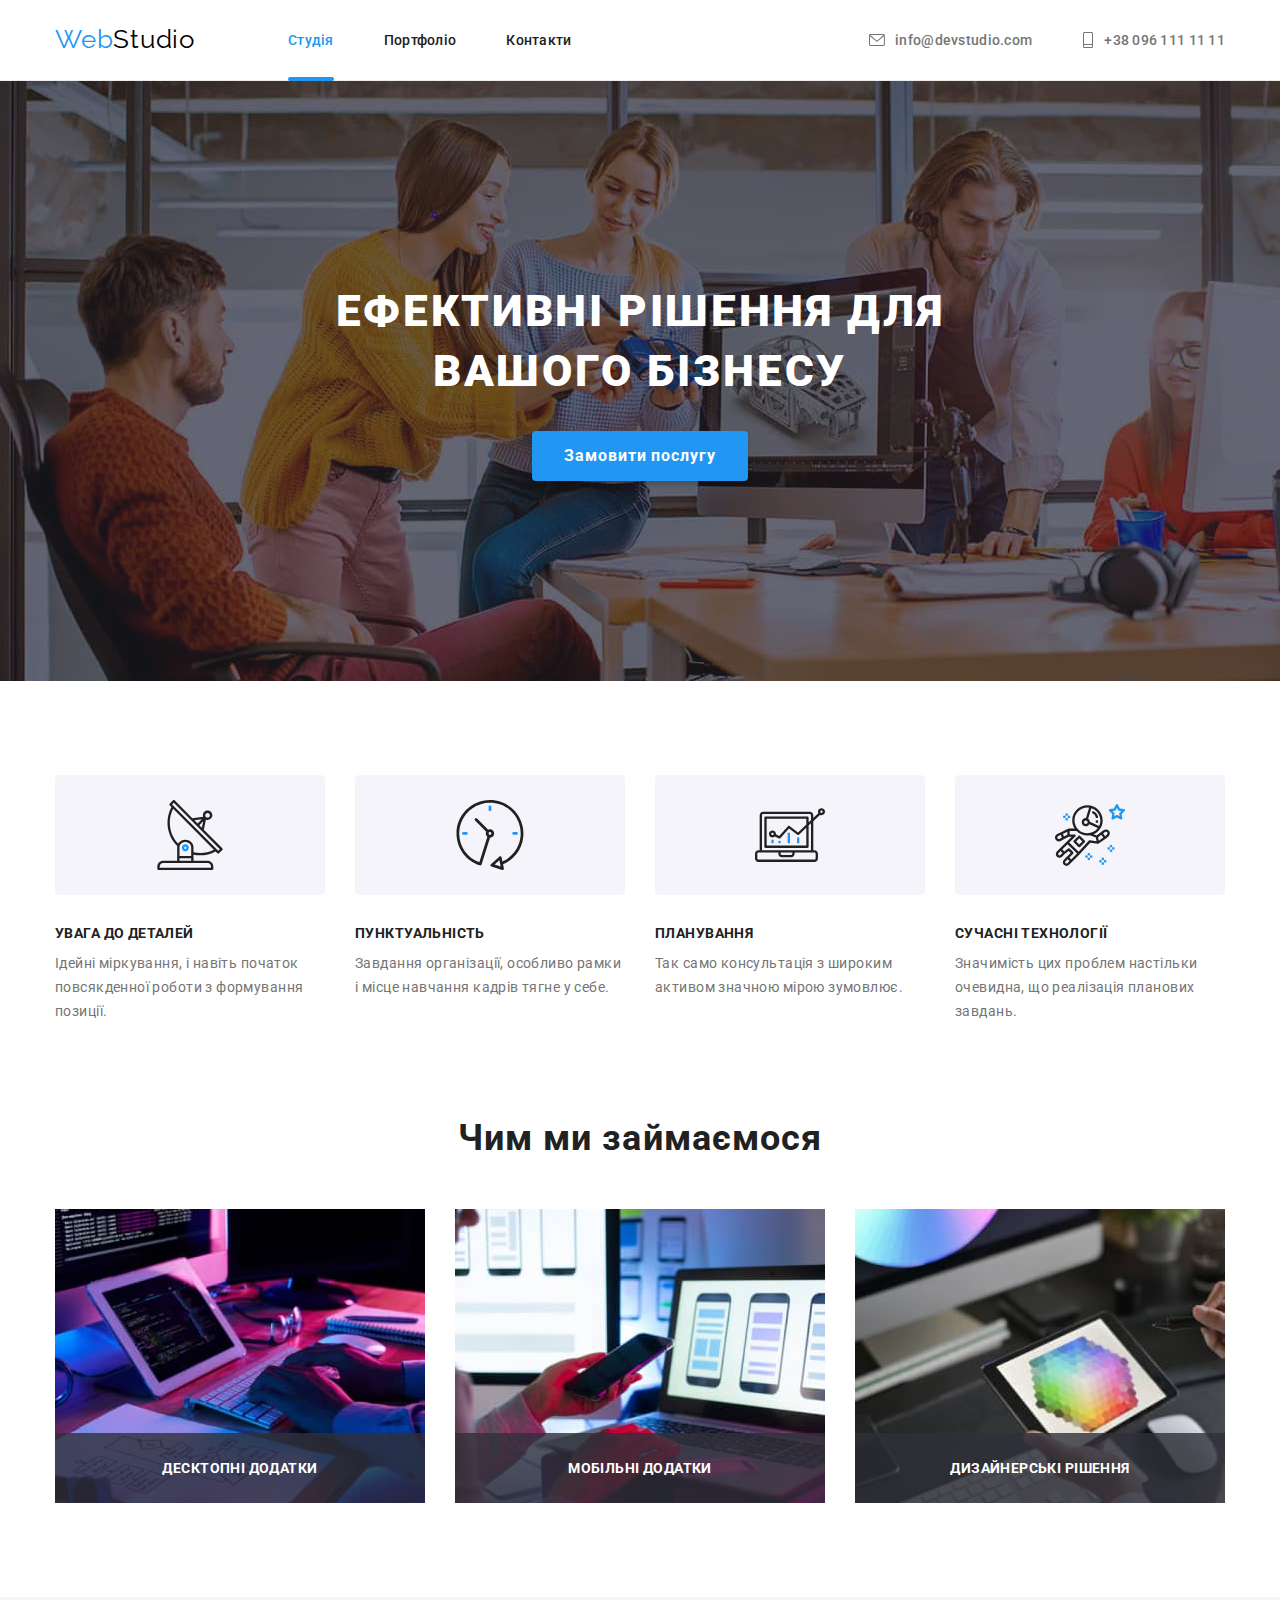
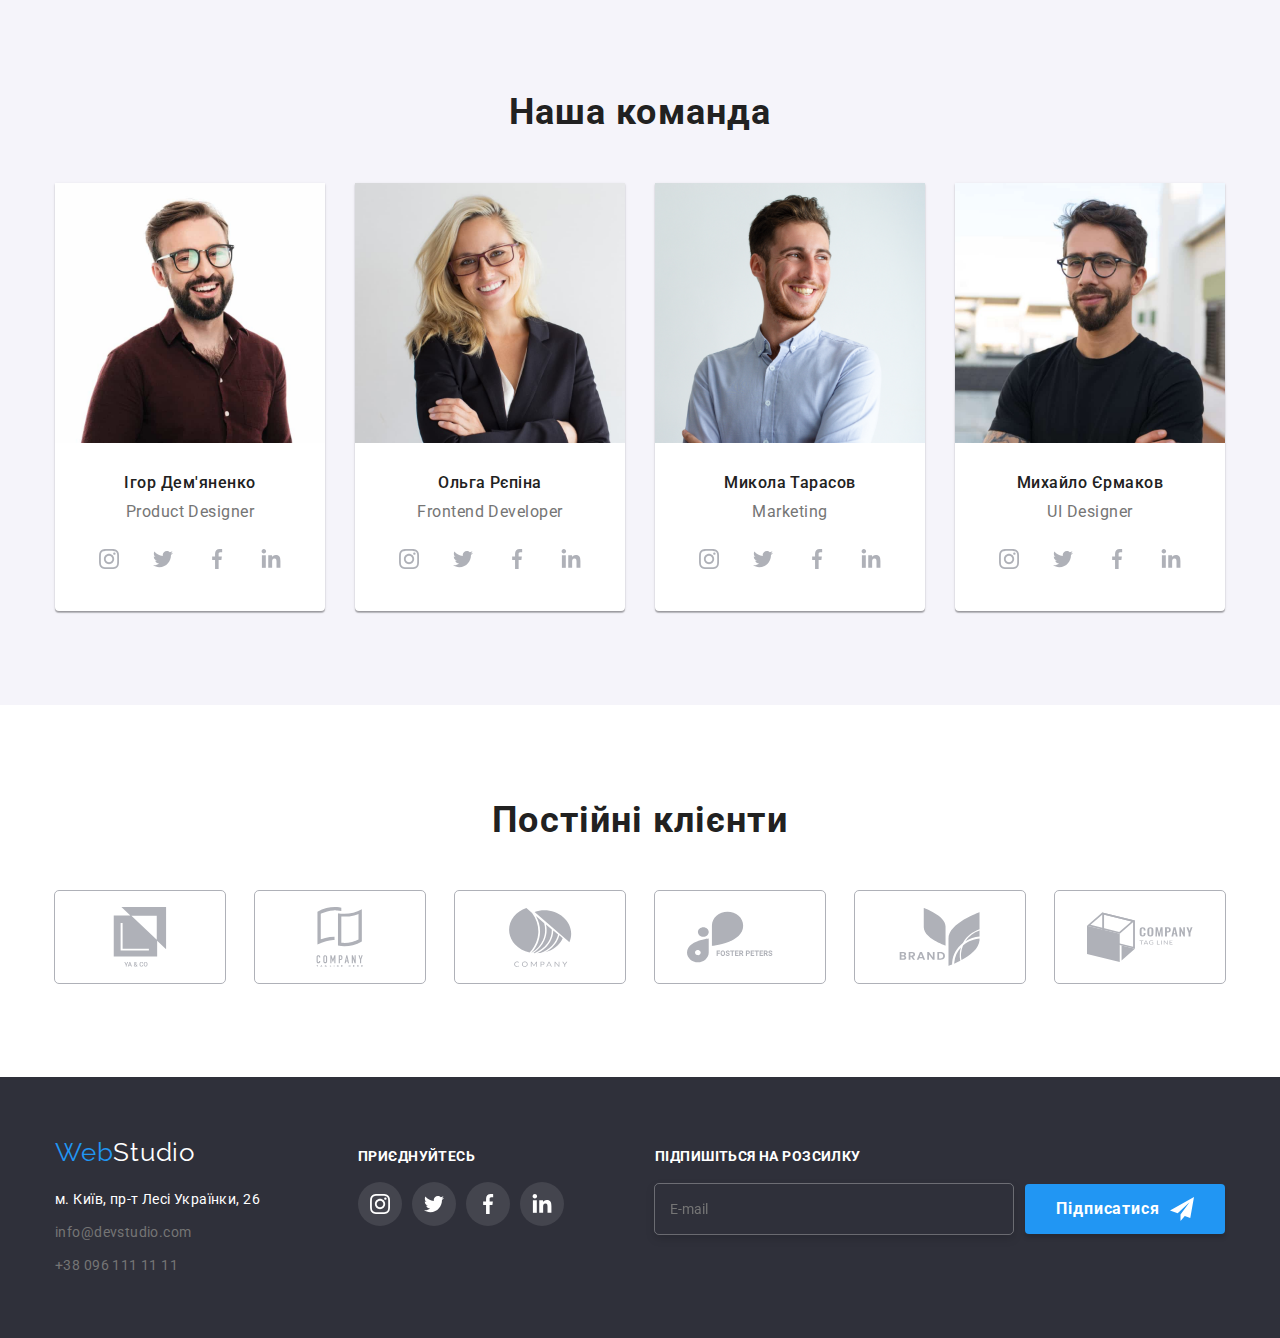
<file: index.html>
<!DOCTYPE html>
<html lang="uk">
  <head>
    <meta charset="UTF-8" />
    <meta http-equiv="X-UA-Compatible" content="IE=edge" />
    <meta name="viewport" content="width=device-width, initial-scale=1.0" />
    <link
      rel="stylesheet"
      href="https://cdnjs.cloudflare.com/ajax/libs/modern-normalize/1.1.0/modern-normalize.min.css"
    />
    <link rel="preconnect" href="https://fonts.googleapis.com" />
    <link rel="preconnect" href="https://fonts.gstatic.com" crossorigin />
    <link
      href="https://fonts.googleapis.com/css2?family=Open+Sans:wght@400;600;700&family=Raleway:wght@700&family=Roboto:wght@400;500;700;900&display=swap"
      rel="stylesheet"
    />
    <link rel="stylesheet" href="./css/style.css" />
    <title>WebStudio</title>
  </head>
  <body>
    <header>
      <div class="container nav-wrap">
        <nav class="site-nav">
          <a class="logo time-animation" href="/index.html"><span>Web</span>Studio</a>
          <ul class="site-nav">
            <li class="site-nav-li">
              <a class="site-nav-link time-animation current" href="">Студія</a>
            </li>
            <li class="site-nav-li">
              <a class="site-nav-link time-animation" href="./portfolio.html">Портфоліо</a>
            </li>
            <li class="site-nav-li">
              <a class="site-nav-link time-animation" href="#">Контакти</a>
            </li>
          </ul>
        </nav>

        <ul class="cotnact-nav site-nav">
          <li class="site-nav-li">
            <a class="cotnact-nav-link time-animation" href="mailto:info@devstudio.com">
              <svg class="cotnact-nav-svg">
                <use href="./images/symbol-defs.svg#icon-envelope"></use>
              </svg>
              info@devstudio.com
            </a>
          </li>
          <li class="site-nav-li">
            <a class="cotnact-nav-link time-animation" href="tel:+380961111111">
              <svg class="cotnact-nav-svg phone">
                <use href="./images/symbol-defs.svg#icon-Vector"></use>
              </svg>
              +38 096 111 11 11
            </a>
          </li>
        </ul>
      </div>
    </header>
    <main>
      <section class="section hero">
        <div class="container">
          <h1 class="section-title-hero">Ефективні рішення для вашого бізнесу</h1>
          <button data-modal-open class="hero-button time-animation" type="button">
            Замовити послугу
          </button>
        </div>
        <div class="backdrop is-hidden time-animation" data-modal>
          <div class="modal">
            <button data-modal-close class="close-modal time-animation">
              <svg class="modal-svg-close">
                <use href="./images/symbol-defs.svg#icon-close"></use>
              </svg>
            </button>
            <div class="form-wrap">
              <p>Залиште свої дані, ми вам передзвонимо</p>
              <form name="contact-form" autocomplete="on">
                <label class="modal-label" for="uzer_name">Ім'я</label>
                <div class="form-fild">
                  <input
                    class="input-modal time-animation"
                    required
                    name="uzerName"
                    id="uzer_name"
                    type="text"
                  />
                  <svg class="form-icons time-animation">
                    <use href="./images/symbol-defs.svg#icon-person-form"></use>
                  </svg>
                </div>
                <label class="modal-label" for="uzer_tel">Телефон</label>
                <div class="form-fild">
                  <input
                    required
                    class="input-modal time-animation"
                    name="uzerTel"
                    id="uzer_tel"
                    type="tel"
                  />
                  <svg class="form-icons time-animation">
                    <use href="./images/symbol-defs.svg#icon-phone-form"></use>
                  </svg>
                </div>
                <label class="modal-label" for="uzer_email">Пошта</label>
                <div class="form-fild">
                  <input
                    readonly
                    class="input-modal time-animation"
                    name="uzerEmail"
                    id="uzer_email"
                    type="email"
                  />
                  <svg class="form-icons time-animation">
                    <use href="./images/symbol-defs.svg#icon-email-form"></use>
                  </svg>
                </div>
                <label class="modal-label" for="uzer_comment">Коментар</label>
                <textarea
                  class="input-modal lable-area time-animation"
                  placeholder="Введіть текст"
                  name="uzerComment"
                  id="uzer_comment"
                  resize="none"
                  rows="10"
                ></textarea>

                <label class="modal-label modal-agreement time-animation" for=""
                  ><input
                    required
                    type="checkbox"
                    name="agreement"
                    id="uzer_agreement"
                    value="yes"
                  />Погоджуюся з розсилкою та приймаю <a href="">Умови договору</a>
                </label>

                <button class="hero-button send-button time-animation" type="submit">
                  Відправити
                </button>
              </form>
            </div>
          </div>
        </div>
      </section>
      <section class="section">
        <div class="container">
          <h2 class="visually-hidden">Наші переваги</h2>
          <ul class="benefits">
            <li>
              <div class="benefits-div">
                <svg class="benefits-svg">
                  <use href="./images/symbol-defs.svg#icon-antenna"></use>
                </svg>
              </div>
              <h3 class="benefits-title">увага до деталей</h3>
              <p class="benefits-post">
                Ідейні міркування, і навіть початок повсякденної роботи з формування позиції.
              </p>
            </li>
            <li>
              <div class="benefits-div">
                <svg class="benefits-svg">
                  <use href="./images/symbol-defs.svg#icon-clock"></use>
                </svg>
              </div>
              <h3 class="benefits-title">пунктуальність</h3>
              <p class="benefits-post">
                Завдання організації, особливо рамки і місце навчання кадрів тягне у себе.
              </p>
            </li>
            <li>
              <div class="benefits-div">
                <svg class="benefits-svg">
                  <use href="./images/symbol-defs.svg#icon-diagram"></use>
                </svg>
              </div>
              <h3 class="benefits-title">планування</h3>
              <p class="benefits-post">
                Так само консультація з широким активом значною мірою зумовлює.
              </p>
            </li>
            <li>
              <div class="benefits-div">
                <svg class="benefits-svg">
                  <use href="./images/symbol-defs.svg#icon-astronaut"></use>
                </svg>
              </div>
              <h3 class="benefits-title">сучасні технології</h3>
              <p class="benefits-post">
                Значимість цих проблем настільки очевидна, що реалізація планових завдань.
              </p>
            </li>
          </ul>
        </div>
      </section>
      <section class="section section-work">
        <div class="container">
          <h2 class="section-work-title">Чим ми займаємося</h2>
          <ul class="works-list">
            <li class="works-list-li">
              <img width="370" src="./images/product1.jpg" alt="людина працюе за компьютером" />
              <p class="worls-list-li-p">Десктопні додатки</p>
            </li>
            <li class="works-list-li">
              <img width="370" src="./images/product2.jpg" alt="людина працюе за ноутбуком" />
              <p class="worls-list-li-p">Мобільні додатки</p>
            </li>
            <li class="works-list-li">
              <img width="370" src="./images/product3.jpg" alt="людина тримае планшет" />
              <p class="worls-list-li-p">Дизайнерські рішення</p>
            </li>
          </ul>
        </div>
      </section>
      <section class="section section-our-team">
        <div class="container">
          <h2 class="section-title-team">Наша команда</h2>
          <ul class="team">
            <li class="team-list-li">
              <img src="./images/team2.jpg" alt="Чоловік в окулярах та сорочці" width="270" />
              <div class="team-wrap">
                <h3 class="team-title">Ігор Дем'яненко</h3>
                <p class="team-p" lang="en">Product Designer</p>
                <ul class="wrap-team-svg">
                  <li class="li-team-svg">
                    <a href="" class="time-animation">
                      <svg class="team-svg">
                        <use href="./images/symbol-defs.svg#icon-instagram"></use>
                      </svg>
                    </a>
                  </li>
                  <li class="li-team-svg">
                    <a href="" class="time-animation">
                      <svg class="team-svg">
                        <use href="./images/symbol-defs.svg#icon-twitter"></use>
                      </svg>
                    </a>
                  </li>
                  <li class="li-team-svg">
                    <a href="" class="time-animation">
                      <svg class="team-svg">
                        <use href="./images/symbol-defs.svg#icon-facebook"></use>
                      </svg>
                    </a>
                  </li>
                  <li class="li-team-svg">
                    <a href="" class="time-animation">
                      <svg class="team-svg">
                        <use href="./images/symbol-defs.svg#icon-linkedin"></use>
                      </svg>
                    </a>
                  </li>
                </ul>
              </div>
            </li>
            <li class="team-list-li">
              <img src="./images/team1.jpg" alt="жінка в окулярах та костюмі" width="270" />
              <div class="team-wrap">
                <h3 class="team-title">Ольга Рєпіна</h3>
                <p class="team-p" lang="en">Frontend Developer</p>
                <ul class="wrap-team-svg">
                  <li class="li-team-svg">
                    <a href="" class="time-animation">
                      <svg class="team-svg">
                        <use href="./images/symbol-defs.svg#icon-instagram"></use>
                      </svg>
                    </a>
                  </li>
                  <li class="li-team-svg">
                    <a href="" class="time-animation">
                      <svg class="team-svg">
                        <use href="./images/symbol-defs.svg#icon-twitter"></use>
                      </svg>
                    </a>
                  </li>
                  <li class="li-team-svg">
                    <a href="" class="time-animation">
                      <svg class="team-svg">
                        <use href="./images/symbol-defs.svg#icon-facebook"></use>
                      </svg>
                    </a>
                  </li>
                  <li class="li-team-svg">
                    <a href="" class="time-animation">
                      <svg class="team-svg">
                        <use href="./images/symbol-defs.svg#icon-linkedin"></use>
                      </svg>
                    </a>
                  </li>
                </ul>
              </div>
            </li>
            <li class="team-list-li">
              <img src="./images/team3.jpg" alt="чоловік в сорочці" width="270" />
              <div class="team-wrap">
                <h3 class="team-title">Микола Тарасов</h3>
                <p class="team-p" lang="en">Marketing</p>
                <ul class="wrap-team-svg">
                  <li class="li-team-svg">
                    <a href="" class="time-animation">
                      <svg class="team-svg">
                        <use href="./images/symbol-defs.svg#icon-instagram"></use>
                      </svg>
                    </a>
                  </li>
                  <li class="li-team-svg">
                    <a href="" class="time-animation">
                      <svg class="team-svg">
                        <use href="./images/symbol-defs.svg#icon-twitter"></use>
                      </svg>
                    </a>
                  </li>
                  <li class="li-team-svg">
                    <a href="" class="time-animation">
                      <svg class="team-svg">
                        <use href="./images/symbol-defs.svg#icon-facebook"></use>
                      </svg>
                    </a>
                  </li>
                  <li class="li-team-svg">
                    <a href="" class="time-animation">
                      <svg class="team-svg">
                        <use href="./images/symbol-defs.svg#icon-linkedin"></use>
                      </svg>
                    </a>
                  </li>
                </ul>
              </div>
            </li>
            <li class="team-list-li">
              <img src="./images/team4.jpg" alt=" чоловік в футболці" width="270" />
              <div class="team-wrap">
                <h3 class="team-title">Михайло Єрмаков</h3>
                <p class="team-p" lang="en">UI Designer</p>
                <ul class="wrap-team-svg">
                  <li class="li-team-svg">
                    <a href="" class="time-animation">
                      <svg class="team-svg">
                        <use href="./images/symbol-defs.svg#icon-instagram"></use>
                      </svg>
                    </a>
                  </li>
                  <li class="li-team-svg">
                    <a href="" class="time-animation">
                      <svg class="team-svg">
                        <use href="./images/symbol-defs.svg#icon-twitter"></use>
                      </svg>
                    </a>
                  </li>
                  <li class="li-team-svg">
                    <a href="" class="time-animation">
                      <svg class="team-svg">
                        <use href="./images/symbol-defs.svg#icon-facebook"></use>
                      </svg>
                    </a>
                  </li>
                  <li class="li-team-svg">
                    <a href="" class="time-animation">
                      <svg class="team-svg">
                        <use href="./images/symbol-defs.svg#icon-linkedin"></use>
                      </svg>
                    </a>
                  </li>
                </ul>
              </div>
            </li>
          </ul>
        </div>
      </section>
      <section class="section section-reg-customers">
        <div class="container">
          <h2 class="customers-title section-title-team">Постійні клієнти</h2>
          <ul class="customers-ul">
            <li class="customers-li">
              <a href="" class="time-animation">
                <svg class="customers-svg">
                  <use href="./images/symbol-defs.svg#icon-brend-1"></use>
                </svg>
              </a>
            </li>
            <li class="customers-li">
              <a href="" class="time-animation">
                <svg class="customers-svg">
                  <use href="./images/symbol-defs.svg#icon-brend-2"></use>
                </svg>
              </a>
            </li>
            <li class="customers-li">
              <a href="" class="time-animation">
                <svg class="customers-svg">
                  <use href="./images/symbol-defs.svg#icon-brend-3"></use>
                </svg>
              </a>
            </li>
            <li class="customers-li">
              <a href="" class="time-animation">
                <svg class="customers-svg">
                  <use href="./images/symbol-defs.svg#icon-brend-4"></use>
                </svg>
              </a>
            </li>
            <li class="customers-li">
              <a href="" class="time-animation">
                <svg class="customers-svg">
                  <use href="./images/symbol-defs.svg#icon-brend-5"></use>
                </svg>
              </a>
            </li>
            <li class="customers-li">
              <a href="" class="time-animation">
                <svg class="customers-svg">
                  <use href="./images/symbol-defs.svg#icon-brend-6"></use>
                </svg>
              </a>
            </li>
          </ul>
        </div>
      </section>
    </main>
    <footer class="footer">
      <div class="container footer-flex-div">
        <div class="wrap-address-footer">
          <a class="logo footer-logo time-animation" href="./index.html"><span>Web</span>Studio</a>
          <address>
            <ul class="address">
              <li class="address-list">
                <a
                  class="address-link time-animation"
                  href="https://goo.gl/maps/CPtrU1FHBa2aNyZL9"
                  target="_blank"
                  rel="noopener noreferrer nofollow"
                  >м. Київ, пр-т Лесі Українки, 26</a
                >
              </li>
              <li class="address-list">
                <a class="address-link time-animation" href="mailto:info@devstudio.com"
                  >info@devstudio.com</a
                >
              </li>
              <li class="address-list">
                <a class="address-link time-animation" href="tel:+380961111111"
                  >+38 096 111 11 11</a
                >
              </li>
            </ul>
          </address>
        </div>
        <div class="wrap-footer-svg">
          <p>приєднуйтесь</p>
          <ul class="footer-social">
            <li class="footer-social-li">
              <a href="" class="time-animation">
                <svg class="footer-social-svg">
                  <use href="./images/symbol-defs.svg#icon-instagram"></use>
                </svg>
              </a>
            </li>
            <li class="footer-social-li">
              <a href="" class="time-animation">
                <svg class="footer-social-svg">
                  <use href="./images/symbol-defs.svg#icon-twitter"></use>
                </svg>
              </a>
            </li>
            <li class="footer-social-li">
              <a href="" class="time-animation">
                <svg class="footer-social-svg">
                  <use href="./images/symbol-defs.svg#icon-facebook"></use>
                </svg>
              </a>
            </li>
            <li class="footer-social-li">
              <a href="" class="time-animation">
                <svg class="footer-social-svg">
                  <use href="./images/symbol-defs.svg#icon-linkedin"></use>
                </svg>
              </a>
            </li>
          </ul>
        </div>
        <div class="wrap-mailing">
          <p class="mailing-p">Підпишіться на розсилку</p>
          <form>
            <input class="mailing-input time-animation" placeholder="E-mail" type="email" />
            <button class="hero-button button-mailing time-animation" type="button">
              Підписатися
              <svg class="svg-maling">
                <use href="./images/symbol-defs.svg#icon-icon-send"></use>
              </svg>
            </button>
          </form>
        </div>
      </div>
    </footer>
    <script src="./js/modal.js"></script>
  </body>
</html>
</file>
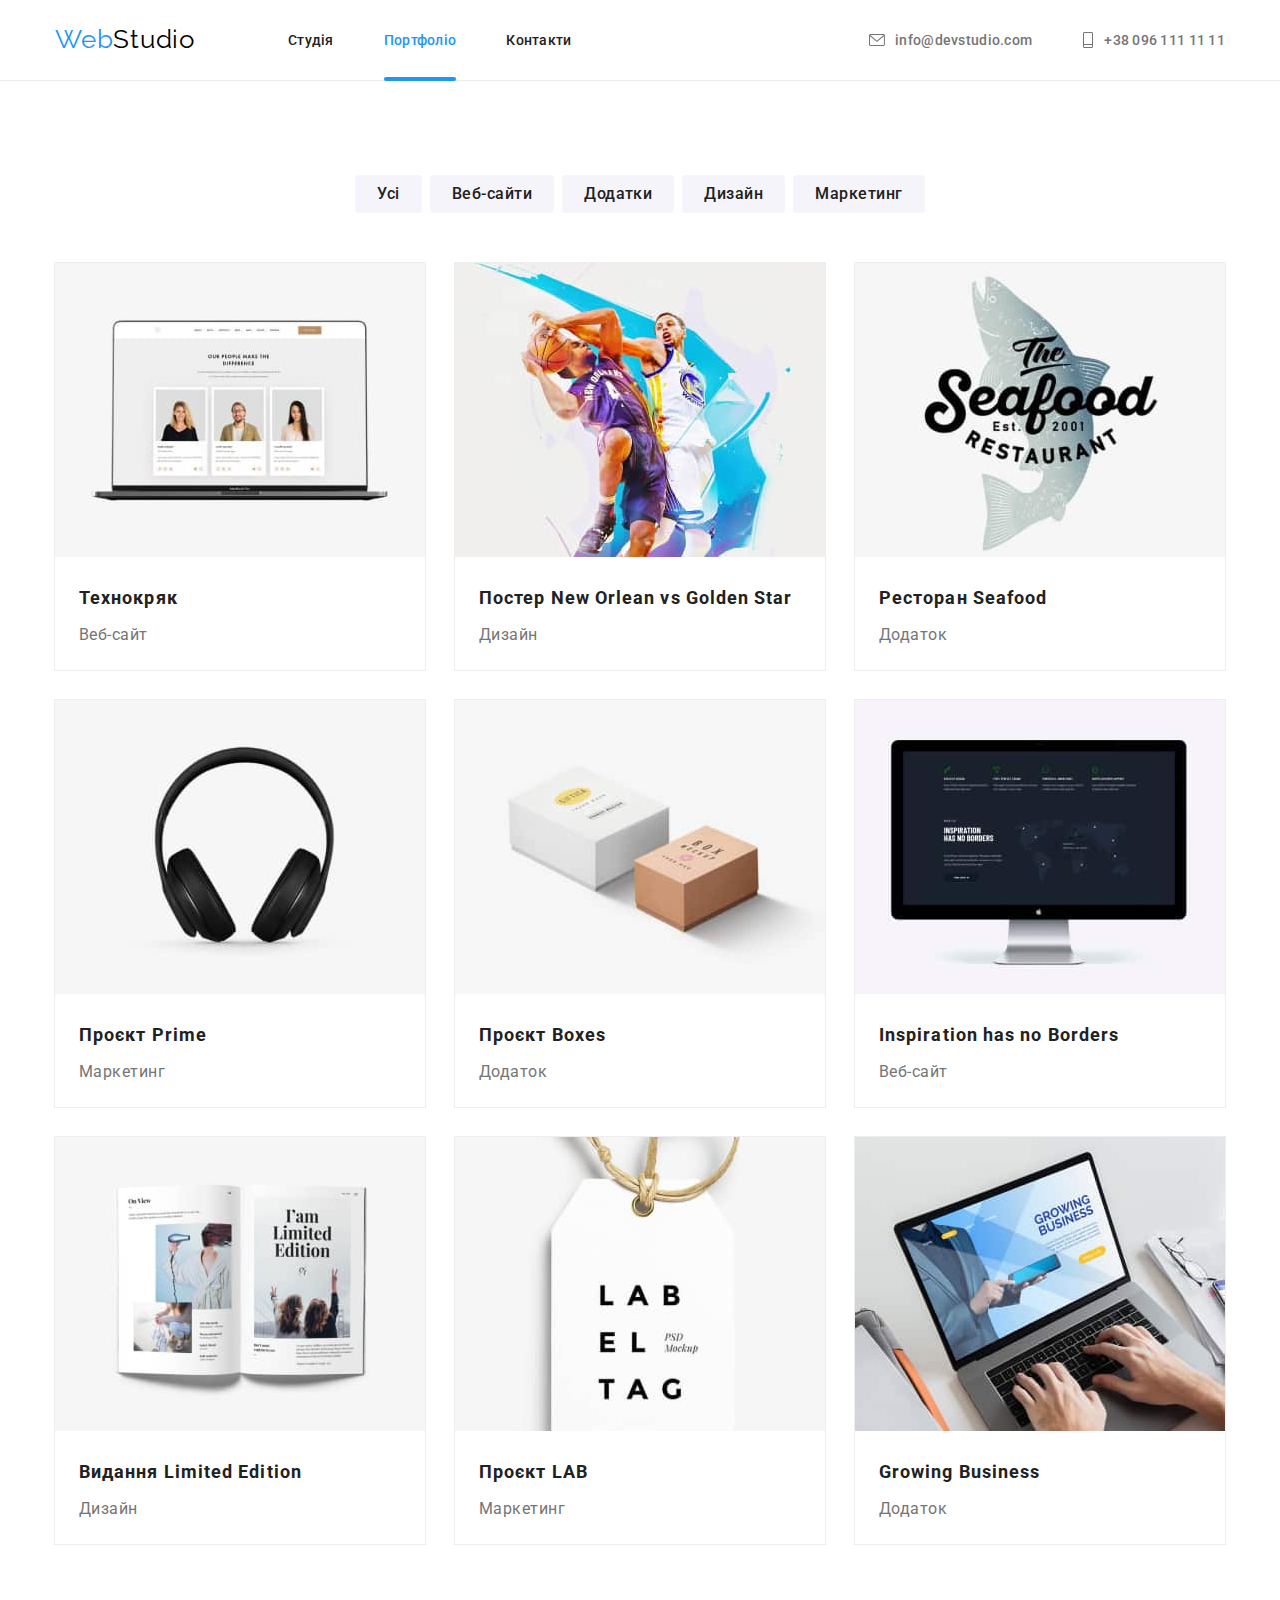
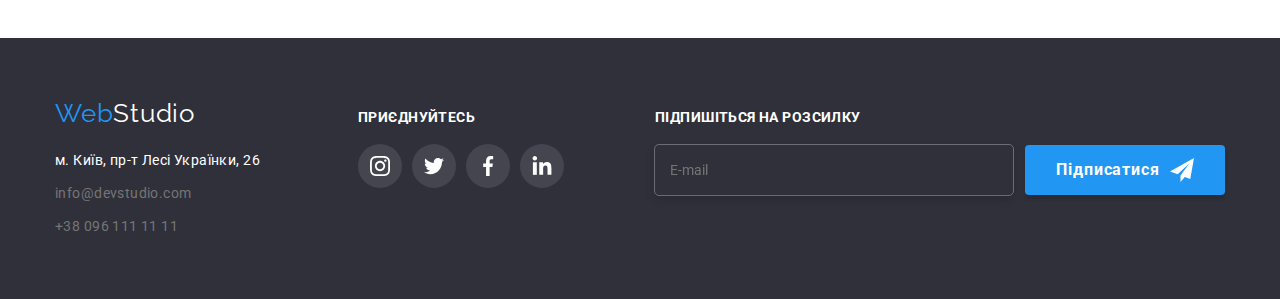
<file: portfolio.html>
<!DOCTYPE html>
<html lang="uk">
  <head>
    <meta charset="UTF-8" />
    <meta http-equiv="X-UA-Compatible" content="IE=edge" />
    <meta name="viewport" content="width=device-width, initial-scale=1.0" />
    <link
      rel="stylesheet"
      href="https://cdnjs.cloudflare.com/ajax/libs/modern-normalize/1.1.0/modern-normalize.min.css"
    />
    <link rel="preconnect" href="https://fonts.googleapis.com" />
    <link rel="preconnect" href="https://fonts.gstatic.com" crossorigin />
    <link
      href="https://fonts.googleapis.com/css2?family=Open+Sans:wght@400;600;700&family=Raleway:wght@700&family=Roboto:wght@400;500;700;900&display=swap"
      rel="stylesheet"
    />
    <link rel="stylesheet" href="./css/style.css" />
    <title>WebStudio</title>
  </head>
  <body>
    <header>
      <div class="container nav-wrap">
        <nav class="site-nav">
          <a class="logo time-animation" href="/index.html"><span>Web</span>Studio</a>
          <ul class="site-nav">
            <li class="site-nav-li">
              <a class="site-nav-link time-animation" href="index.html">Студія</a>
            </li>
            <li class="site-nav-li">
              <a class="site-nav-link time-animation current" href="">Портфоліо</a>
            </li>
            <li class="site-nav-li">
              <a class="site-nav-link time-animation" href="#">Контакти</a>
            </li>
          </ul>
        </nav>

        <ul class="cotnact-nav site-nav">
          <li class="site-nav-li">
            <a class="cotnact-nav-link time-animation" href="mailto:info@devstudio.com">
              <svg class="cotnact-nav-svg">
                <use href="./images/symbol-defs.svg#icon-envelope"></use>
              </svg>
              info@devstudio.com
            </a>
          </li>
          <li class="site-nav-li">
            <a class="cotnact-nav-link time-animation" href="tel:+380961111111">
              <svg class="cotnact-nav-svg phone">
                <use href="./images/symbol-defs.svg#icon-Vector"></use>
              </svg>
              +38 096 111 11 11
            </a>
          </li>
        </ul>
      </div>
    </header>
    <main>
      <section class="section portfolio-section">
        <div class="container">
          <h1 class="visually-hidden">portfolio</h1>
          <ul class="portfolio-button">
            <li>
              <button class="portfolio-button-list time-animation" type="button">Усі</button>
            </li>
            <li>
              <button class="portfolio-button-list time-animation" type="button">Веб-сайти</button>
            </li>
            <li>
              <button class="portfolio-button-list time-animation" type="button">Додатки</button>
            </li>
            <li>
              <button class="portfolio-button-list time-animation" type="button">Дизайн</button>
            </li>
            <li>
              <button class="portfolio-button-list time-animation" type="button">Маркетинг</button>
            </li>
          </ul>
          <ul class="portfolio-card">
            <li>
              <a class="portfolio-card-link time-animation" href="">
                <div class="img-wrap-hidden">
                  <img width="370" src="./images/portfolio-1.jpg" alt="приклда роботи" />
                </div>
                <p class="portfolio-card-link-p-hidden time-animation">
                  Ресурс пропонує комплексні пропозиції з різним рівнем функціоналу та сервісів. Все
                  це дозволить відвідувачу отримати вичерпні відомості про компанію чи приватну
                  особу.
                </p>
                <div class="portfolio-card-wrap">
                  <h2 class="portfolio-card-h2">Технокряк</h2>
                  <p class="portfolio-card-p">Веб-сайт</p>
                </div>
              </a>
            </li>
            <li>
              <a class="portfolio-card-link time-animation" href="">
                <img width="370" src="./images/portfolio-2.jpg" alt="приклда роботи" />
                <p class="portfolio-card-link-p-hidden time-animation">
                  Ресурс пропонує комплексні пропозиції з різним рівнем функціоналу та сервісів. Все
                  це дозволить відвідувачу отримати вичерпні відомості про компанію чи приватну
                  особу.
                </p>
                <div class="portfolio-card-wrap">
                  <h2 class="portfolio-card-h2">Постер New Orlean vs Golden Star</h2>
                  <p class="portfolio-card-p">Дизайн</p>
                </div>
              </a>
            </li>
            <li>
              <a class="portfolio-card-link time-animation" href="">
                <img width="370" src="./images/portfolio-3.jpg" alt="приклда роботи" />
                <p class="portfolio-card-link-p-hidden time-animation">
                  Ресурс пропонує комплексні пропозиції з різним рівнем функціоналу та сервісів. Все
                  це дозволить відвідувачу отримати вичерпні відомості про компанію чи приватну
                  особу.
                </p>
                <div class="portfolio-card-wrap">
                  <h2 class="portfolio-card-h2">Ресторан Seafood</h2>
                  <p class="portfolio-card-p">Додаток</p>
                </div>
              </a>
            </li>
            <li>
              <a class="portfolio-card-link time-animation" href="">
                <img width="370" src="./images/portfolio-4.jpg" alt="приклда роботи" />
                <p class="portfolio-card-link-p-hidden time-animation">
                  Ресурс пропонує комплексні пропозиції з різним рівнем функціоналу та сервісів. Все
                  це дозволить відвідувачу отримати вичерпні відомості про компанію чи приватну
                  особу.
                </p>
                <div class="portfolio-card-wrap">
                  <h2 class="portfolio-card-h2">Проєкт Prime</h2>
                  <p class="portfolio-card-p">Маркетинг</p>
                </div>
              </a>
            </li>
            <li>
              <a class="portfolio-card-link time-animation" href="">
                <img width="370" src="./images/portfolio-5.jpg" alt="приклда роботи" />
                <p class="portfolio-card-link-p-hidden time-animation">
                  Ресурс пропонує комплексні пропозиції з різним рівнем функціоналу та сервісів. Все
                  це дозволить відвідувачу отримати вичерпні відомості про компанію чи приватну
                  особу.
                </p>
                <div class="portfolio-card-wrap">
                  <h2 class="portfolio-card-h2">Проєкт Boxes</h2>
                  <p class="portfolio-card-p">Додаток</p>
                </div>
              </a>
            </li>
            <li>
              <a class="portfolio-card-link time-animation" href="">
                <img width="370" src="./images/portfolio-6.jpg" alt="приклда роботи" />
                <p class="portfolio-card-link-p-hidden time-animation">
                  Ресурс пропонує комплексні пропозиції з різним рівнем функціоналу та сервісів. Все
                  це дозволить відвідувачу отримати вичерпні відомості про компанію чи приватну
                  особу.
                </p>
                <div class="portfolio-card-wrap">
                  <h2 class="portfolio-card-h2">Inspiration has no Borders</h2>
                  <p class="portfolio-card-p">Веб-сайт</p>
                </div>
              </a>
            </li>
            <li>
              <a class="portfolio-card-link time-animation" href="">
                <img width="370" src="./images/portfolio-7.jpg" alt="приклда роботи" />
                <p class="portfolio-card-link-p-hidden time-animation">
                  Ресурс пропонує комплексні пропозиції з різним рівнем функціоналу та сервісів. Все
                  це дозволить відвідувачу отримати вичерпні відомості про компанію чи приватну
                  особу.
                </p>
                <div class="portfolio-card-wrap">
                  <h2 class="portfolio-card-h2">Видання Limited Edition</h2>
                  <p class="portfolio-card-p">Дизайн</p>
                </div>
              </a>
            </li>
            <li>
              <a class="portfolio-card-link time-animation" href="">
                <img width="370" src="./images/portfolio-8.jpg" alt="приклда роботи" />
                <p class="portfolio-card-link-p-hidden time-animation">
                  Ресурс пропонує комплексні пропозиції з різним рівнем функціоналу та сервісів. Все
                  це дозволить відвідувачу отримати вичерпні відомості про компанію чи приватну
                  особу.
                </p>
                <div class="portfolio-card-wrap">
                  <h2 class="portfolio-card-h2">Проєкт LAB</h2>
                  <p class="portfolio-card-p">Маркетинг</p>
                </div>
              </a>
            </li>
            <li>
              <a class="portfolio-card-link time-animation" href="">
                <img width="370" src="./images/portfolio-9.jpg" alt="приклда роботи" />
                <p class="portfolio-card-link-p-hidden time-animation">
                  Ресурс пропонує комплексні пропозиції з різним рівнем функціоналу та сервісів. Все
                  це дозволить відвідувачу отримати вичерпні відомості про компанію чи приватну
                  особу.
                </p>
                <div class="portfolio-card-wrap">
                  <h2 class="portfolio-card-h2">Growing Business</h2>
                  <p class="portfolio-card-p">Додаток</p>
                </div>
              </a>
            </li>
          </ul>
        </div>
      </section>
    </main>
    <footer class="footer">
      <div class="container footer-flex-div">
        <div class="wrap-address-footer">
          <a class="logo footer-logo time-animation" href="./index.html"><span>Web</span>Studio</a>
          <address>
            <ul class="address">
              <li class="address-list">
                <a
                  class="address-link time-animation"
                  href="https://goo.gl/maps/CPtrU1FHBa2aNyZL9"
                  target="_blank"
                  rel="noopener noreferrer nofollow"
                  >м. Київ, пр-т Лесі Українки, 26</a
                >
              </li>
              <li class="address-list">
                <a class="address-link time-animation" href="mailto:info@devstudio.com"
                  >info@devstudio.com</a
                >
              </li>
              <li class="address-list">
                <a class="address-link time-animation" href="tel:+380961111111"
                  >+38 096 111 11 11</a
                >
              </li>
            </ul>
          </address>
        </div>
        <div class="wrap-footer-svg">
          <p>приєднуйтесь</p>
          <ul class="footer-social">
            <li class="footer-social-li">
              <a href="" class="time-animation">
                <svg class="footer-social-svg">
                  <use href="./images/symbol-defs.svg#icon-instagram"></use>
                </svg>
              </a>
            </li>
            <li class="footer-social-li">
              <a href="" class="time-animation">
                <svg class="footer-social-svg">
                  <use href="./images/symbol-defs.svg#icon-twitter"></use>
                </svg>
              </a>
            </li>
            <li class="footer-social-li">
              <a href="" class="time-animation">
                <svg class="footer-social-svg">
                  <use href="./images/symbol-defs.svg#icon-facebook"></use>
                </svg>
              </a>
            </li>
            <li class="footer-social-li">
              <a href="" class="time-animation">
                <svg class="footer-social-svg">
                  <use href="./images/symbol-defs.svg#icon-linkedin"></use>
                </svg>
              </a>
            </li>
          </ul>
        </div>
        <div class="wrap-mailing">
          <p class="mailing-p">Підпишіться на розсилку</p>
          <form>
            <input class="mailing-input" placeholder="E-mail" type="email" />
            <button class="hero-button button-mailing" type="button">
              Підписатися
              <svg class="svg-maling">
                <use href="./images/symbol-defs.svg#icon-icon-send"></use>
              </svg>
            </button>
          </form>
        </div>
      </div>
    </footer>
  </body>
</html>
</file>
<file: css/style.css>
:root {
  --primary-text-color: #757575;
  --title-text-color: #212121;
  --accent-text-color: #2196F3;
  --accent-praimery-white-color: #ffffff;
  --footer-text-color: #FFFFFF 60 %;
  --bcg-color-accent: #2F303A;
  --logo-color-header: #000000;
  --button-bgc-portfolio: #EEEEEE;
  --hero-button-active: #188CE8;
  --heder-border: #ECECEC;
  --accent-background-color:#F5F4FA;
  --time-function:cubic-bezier(0.4, 0, 0.2, 1);
}

/* основной цвет текста #757575 */
/* вторичный цвет текста #212121*/
/* основной цвет макета #F5F5F5*/
/* акцентный цвет макета #2196F3*/
*,
*::before,
*::after {
  box-sizing: border-box;
}

a,
p,
h1,
h2,
h3,
ul,
li
{
  list-style: none;
  text-decoration: none;
  font-style: normal;
  margin: 0px;
  padding: 0px;
  box-sizing: inherit;
}
img{
  display:block;
  max-width: 100%;
  height: auto;
}
address{
  font-style:normal;
}
button{
  cursor: pointer;
  border: none;
  border-radius: 4px;
}
.time-animation{
    transition-duration: 250ms;
    transition-timing-function: var(--time-function);
}
.section {
  padding-top: 94px;
  padding-bottom: 94px;
}
.container {
  width: 1200px;
  padding-left: 15px;
  padding-right: 15px;
  margin: 0 auto;
}

body {
  background-color: #FFFFFF;
  color: var(--primary-text-color);
  font-family: Roboto, sans-serif;
  letter-spacing: 0.03em;
  font-size: 14px;
}

.visually-hidden {
  position: absolute;
  white-space: nowrap;
  width: 1px;
  height: 1px;
  overflow: hidden;
  border: 0;
  padding: 0;
  clip: rect(0 0 0 0);
  clip-path: inset(50%);
  margin: -1px;
}

/* --------Logo-------- */

.logo {
  display: block;
  padding-top: 24px;
  padding-bottom: 25px;
  font-family: 'Raleway';
  font-size: 26px;
  line-height: calc(31/26);
  letter-spacing: 0.03em;
  color: var(--logo-color-header);
  margin-right: 93px;
  transition-property: color;
}

.logo span {
  color: var(--accent-text-color);
}

.logo:hover,
.logo:focus {
  color: var(--accent-text-color);
    transition: color 250ms;
}

/* -------Site nav------- */
header{
border-bottom: 1px solid #ECECEC;
}
.site-nav,
.nav-wrap {
  display: flex;
  justify-content: space-between;
  
}

.site-nav-li:not(:last-child),
.cotnact-nav-link:not(:last-child) {
  margin-right: 50px;
}

.site-nav-link {
  display: block;
  padding-top: 32px;
  padding-bottom: 32px;
  font-weight: 500;
  line-height: calc(16/14);
  letter-spacing: 0.02em;
  color: var(--title-text-color);
  transition-property: color;
}

.site-nav-link:hover,
.site-nav-link:focus {
  color: var(--accent-text-color);
}

.current {
  color: var(--accent-text-color);
  position: relative;
}
.current::after{
  content: '';
  display: block;
  width: 100%;
  height: 4px;
  position: absolute;
  top:100%;
  transform: translateY(-3px);
  border-radius: 2px;
  background-color: var(--accent-text-color);
}

.cotnact-nav-link {
  display:flex;
  padding-top: 32px;
  padding-bottom: 32px;

  align-items: center;
  font-weight: 500;
  font-size: 14px;
  line-height: calc(16/14);
  letter-spacing: 0.02em;
  
  color: var(--primary-text-color);
  transition-property: color;
}

.cotnact-nav-link:hover,
.cotnact-nav-link:focus {
  color: var(--accent-text-color);
}
.cotnact-nav-svg{
  /* display: inline-block; */
  width: 16px;
  height: 12px;
  fill: currentColor;
  vertical-align: middle;
margin-right: 10px;
}
.phone{
  width: 12px;
  height: 16px;
}
/* ---------Hero Section ---------*/

.hero {
  height: 600px;
  background-color: var(--bcg-color-accent);
  text-align: center;
padding: 0px;
  max-width: 1600px;
  margin: 0 auto; 
  padding: 200px 0;
  background-repeat: no-repeat;
  background: linear-gradient(
  rgba(47, 48, 58, 0.4),
  rgba(47, 48, 58, 0.4)
  ),url(../images/imgfon.jpg);
}

.section-title-hero {
  max-width: 696px;
  margin-left: auto;
  margin-right: auto;
  margin-bottom: 30px;
  font-weight: 900;
  font-size: 44px;
  line-height: calc(60/44);
  text-align: center;
  letter-spacing: 0.06em;
  text-transform: uppercase;
  color: var(--accent-praimery-white-color);
}

.hero-button {
  padding: 10px 32px;
  background: var(--accent-text-color);
  color: var(--accent-praimery-white-color);
  letter-spacing: 0.06em;
  box-shadow: 0px 4px 4px rgba(0, 0, 0, 0.15);
  border: 0px;
  min-width: 216px;
  font-family: inherit;
  font-weight: 700;
  font-size: 16px;
  line-height: calc(30/16);

  transition-property: background-color;
}

.hero-button:hover,
.hero-button:focus {
  background-color: var(--hero-button-active);
}

/* ------MODAL WINDOW------- */

.backdrop {
  display: flex;
  z-index: 2;
  position: fixed;
  justify-content: center;
  align-items: center;
  background: rgba(0, 0, 0, 0.2);
  width: 100%;
  height: 100%;
  top: 0;
  left: 0;
}

.modal {
  width: 528px;
  height: 581px;
  padding: 40px;
  background: var(--accent-praimery-white-color);
  box-shadow: 0px 1px 3px rgba(0, 0, 0, 0.12), 0px 1px 1px rgba(0, 0, 0, 0.14), 0px 2px 1px rgba(0, 0, 0, 0.2);
  border-radius: 4px;
  transform: scaleX(100%);
  transform-origin: right center;
}

.is-hidden {
  transform-origin: right center;
  visibility: hidden;
  opacity: 0;
  pointer-events: none;
  transform: scaleX(0);
}

.close-modal {
  display: flex;
  justify-content: center;
  position: absolute;
  top: 8px;
  right: 8px;
  align-items: center;
  margin-left: auto;
  width: 30px;
  height: 30px;
  border-radius: 50%;
  background-color: var(--accent-praimery-white-color);
  border: 1px solid rgba(0, 0, 0, 0.1);
  margin-top: 8px;
  margin-right: 8px;
  cursor: pointer;
  transition-property: fill;
}

.modal-svg-close {
  width: 11px;
  height: 11px;

}

.close-modal:hover,
.close-modal:focus {
  fill: var(--accent-text-color);
}

/* -------MODAL-FORM--------*/

.form-wrap p {
  font-weight: 700;
  font-size: 20px;
  line-height: calc(23/20);
  letter-spacing: 0.03em;
  color: var(--title-text-color);
  margin-bottom: 12px;
}

.input-modal {
  display: block;
  width: 100%;
  height: 40px;
  border-radius: 4px;
  border: 0px;
  outline: 1px solid rgba(33, 33, 33, 0.2);
  padding-left: 40px;
  padding-right: 20px;
  transition-property: outline-color;
}

.input-modal:focus,
.input-modal:focus-visible {
  outline: 1px solid var(--accent-text-color);
}

.input-modal:hover~.form-icons,
.input-modal:focus~.form-icons {
  fill: #2196F3;

}

.send-button {
  width: 200px;
  height: 50px;
}

.lable-area {
  resize: none;
  height: 120px;
  padding: 12px 16px;

}

.modal-label {
  display: block;
  
  margin-bottom: 4px;
  font-size: 12px;
  line-height: calc(14/12);
  letter-spacing: 0.01em;
  text-align: left;

  color: var(--primary-text-color);
}
.modal-label:not(:first-child){
  margin-top: 10px;
}

.modal-agreement input {
  width: 16px;
  height: 15px;
  margin-right: 9px;
}

.modal-agreement {
  display: flex;
  justify-content: center;
  align-items: center;
  font-size: 14px;
  line-height: calc(24/14);
  letter-spacing: 0.03em;
  position: relative;
  margin-top: 20px;
  margin-bottom: 30px;
  padding-top: 10px;
}

.modal-agreement a {
  margin-left: 10px;
  border-bottom: 1px solid var(--accent-text-color);
  color: var(--accent-text-color);
}

.form-fild {
  position: relative;
}

.form-icons {
  position: absolute;
  top: 50%;
  left: 0;
  height: 18px;
  width: 18px;
  fill: var(--title-text-color);
  transform: translateY(-50%);
  margin-left: 15px;
}

/* --------section-benefits------- */

.benefits {
  display: flex;
  justify-content: space-between;
}

.benefits li:not(:last-child) {
  margin-right: 30px;
}
.benefits-div{
  display: flex;
  justify-content: center;
  align-items: center;
  height: 120px;
  width: 270px;
  margin-bottom: 30px;
  background-color: #F5F4FA;
  border-radius: 4px;
}
.benefits-svg{
  width: 70px;
  height: 70px;
}
.benefits-title {
  margin-bottom: 10px;
  font-size: 14px;
  line-height: calc(16/14);
  letter-spacing: 0.03em;
  text-transform: uppercase;
  color: var(--title-text-color);
}

.benefits-post {
  font-size: 14px;
  line-height: calc(24/14);
  letter-spacing: 0.03em;
}

/* --------section-work------- */

.section-work {
  padding-top: 0px;
}

.section-work-title {
  margin-bottom: 50px;
  font-size: 36px;
  line-height: calc(42/36);
  text-align: center;
  letter-spacing: 0.03em;
  color: var(--title-text-color);
}

.works-list {
  display: flex;
}
.works-list-li{
  position: relative;
}
.works-list img {
  display: block;
}
.worls-list-li-p{
    height: 70px;
    display: flex;
    justify-content: center;
    align-items: center;
    width: 100%;
    font-weight: 700;
    line-height:calc(16/14);
    text-align: center;
    text-transform: uppercase;
    color: var(--accent-praimery-white-color);
    background: rgba(47, 48, 58, 0.8);
    position: absolute;
    transform:translateY(-70px);
}
.works-list li+li {
  margin-left: 30px;
}

/* --------section-our-team------- */

.section-our-team {
  background-color:var(--accent-background-color);
}

.section-title-team {
  margin-bottom: 50px;
  font-size: 36px;
  line-height: calc(42/36);
  text-align: center;
  letter-spacing: 0.03em;
  color: var(--title-text-color);
}

.team-wrap{
  padding-top: 30px;
  padding-bottom: 30px;
}

.team-title {
  margin-bottom: 10px;
  font-weight: 500;
  font-size: 16px;
  line-height: calc(19/16);
  text-align: center;
  letter-spacing: 0.03em;
  color: var(--title-text-color);
}

.team-list-li{
  background: #FFFFFF;
  
  box-shadow: 0px 1px 3px rgba(0, 0, 0, 0.12), 0px 1px 1px rgba(0, 0, 0, 0.14), 0px 2px 1px rgba(0, 0, 0, 0.2);
  border-radius: 0px 0px 4px 4px;
}

.team {
  display: flex;
    gap: 30px;
}

.team img {
  display: block;
} 

.team-p {
  font-size: 16px;
  line-height: calc(19/16);
  text-align: center;
  letter-spacing: 0.03em;
}

.wrap-team-svg{
  display: flex;
  margin-top:16px;
  justify-content: center;
  gap: 10px;
}

.li-team-svg a{
  color: #AFB1B8;
  display: flex;
  width: 44px;
  height: 44px;
  justify-content: center;
  align-items: center;
  border-radius: 50%;

  transition-property: background-color, color;
}
.team-svg {
  fill: currentColor;
  height: 20px;
  width: 20px;
}
.li-team-svg a:hover,
.li-team-svg a:focus{
  color:var(--accent-praimery-white-color);
  background-color:var(--accent-text-color);
}

/* --------section-reg-customers------- */

.customers-ul{
  display:flex;
  gap: 30px;
}
.customers-li a{
  outline: 1px solid #AFB1B8;
  color:#AFB1B8 ;
  border-radius: 4px;
  width: 170px;
  height: 92px;
  display: flex;
  justify-content: center;
  align-items:center;
  transition-property:outline-color, color;
}
.customers-li a:hover,
.customers-li a:focus{
  outline-color: var(--accent-text-color);
  color: var(--accent-text-color);
}

.customers-svg{
  display: block;
  width: 106px;
  height: 60px;
  fill:currentColor;
}

/* -------Footer------ */

.footer {
  background-color: var(--bcg-color-accent);
  padding: 60px 0;
}

.footer .logo {
  margin-bottom: 20px;
  color: var(--accent-praimery-white-color);
  transition-property:color;
}

.footer .logo:hover,
.footer .logo:focus {
  color: var(--accent-text-color);
}
.footer-logo{
  padding: 0px;
}
.address-link{
  transition-property:color;
}
.address-link:hover,
.address-link:focus {
  color: var(--accent-text-color);
}

.address-list {
  margin-bottom: 9px;
}

.address-list:last-child {
  margin-bottom: 0px;
}

.address-link {
  color: var(--footer-text-color);
  font-size: 14px;
  line-height: 1.71;
}

.address-link[target] {
  color: var(--accent-praimery-white-color);
  transition-property:color;
}

.address-link[target]:hover,
.address-link[target]:focus {
  color: var(--accent-text-color);
}
.footer-flex-div {
  display: flex;
  align-items: baseline;
}

.wrap-footer-svg p {
  font-weight: 700;
  line-height: calc(14/16);
  text-transform: uppercase;
  margin-bottom: 20px;
  color: var(--accent-praimery-white-color);
}

.wrap-footer-svg {

  margin-left: 70px;
}

.footer-social {
  display: flex;
}

.footer-social-li:not(:last-child) {
  margin-right: 10px;
}

.footer-social-li a {
  color: var(--accent-praimery-white-color);
  background-color: rgba(255, 255, 255, 0.1);
  display: flex;
  justify-content: center;
  align-items: center;
  width: 44px;
  height: 44px;
  border-radius: 50%;
  transition-property: background-color,color;
}

.footer-social-svg {

  fill: currentColor;
  width: 20px;
  height: 20px;
}

.footer-social-li a:hover,
.footer-social-li a:focus {
  background-color: var(--accent-text-color);
}
.wrap-mailing {
  margin-left: auto;
}
.wrap-mailing form{
  display: flex;
}
.mailing-p {
  margin-bottom: 20px;
  font-weight: 700;
  line-height: calc(16/14);
  letter-spacing: 0.03em;
  text-transform: uppercase;
  color:var(--accent-praimery-white-color);
}

.mailing-input {
  height: 50px;
  width: 358px;
  padding: 16px 15px;
  outline: 1px solid rgba(255, 255, 255, 0.3);
  border: 0px;
  filter: drop-shadow(0px 4px 4px rgba(0, 0, 0, 0.15));
  border-radius: 4px;
  background-color: var(--bcg-color-accent);
  color: var(--accent-praimery-white-color);
}
.mailing-input:focus{
  outline: 1px solid var(--accent-text-color);
}
.button-mailing {
  display: flex;
  align-items: center;
  justify-content: center;
  gap: 10px;
  padding: 0px;
  margin-left: 12px;
  height: 50px;
  min-width: 200px;
  align-items: center;
}

.svg-maling {
  width: 24px;
  height: 24px;
  
}




/* -------PORTFOLIO--------- */

.portfolio-button {
  display: flex;
  justify-content: center;
  margin-bottom: 50px;
}

.portfolio-button li:not(:last-child) {
  margin-right: 8px;
}

.portfolio-button-list {
  border: 0px;
  padding: 6px 22px;
  font-family: inherit;
  cursor: pointer;
  font-weight: 500;
  font-size: 16px;
  line-height: calc(26/16);
  text-align: center;
  letter-spacing: 0.03em;
  color: var(--title-text-color);
  background-color: var(--accent-background-color);
  transition-property:box-shadow, background-color, color;
}

.portfolio-button-list:hover,
.portfolio-button-list:focus {
  background-color: var(--accent-text-color);
  color: var(--accent-praimery-white-color);
  box-shadow: 0px 3px 1px rgba(0, 0, 0, 0.1), 0px 1px 2px rgba(0, 0, 0, 0.08), 0px 2px 2px rgba(0, 0, 0, 0.12);
    border-radius: 4px;
}

.portfolio-card {
  display: flex;
  flex-wrap: wrap;
}

.portfolio-card li {
  /* flex-basis: calc((100%-66px)/3); */
  outline: 1px solid #EEEEEE;
}

.portfolio-card img {
  display: inline-block;
  width: 100%;
}

.portfolio-card li:not(:nth-child(3n)) {
  margin-right: 30px;
}

.portfolio-card li:not(:nth-last-child(-n+3)) {
  margin-bottom: 30px;
}

.portfolio-card-link {
  display:block;
  color: inherit;
  position: relative;
  transition-property: box-shadow, opacity, scaleY;
}
.portfolio-card-link:hover,
.portfolio-card-link:focus{
  box-shadow: 0px 1px 1px rgba(0, 0, 0, 0.12), 0px 4px 4px rgba(0, 0, 0, 0.06), 1px 4px 6px rgba(0, 0, 0, 0.16);
}
.portfolio-card-link:hover .portfolio-card-link-p-hidden,
.portfolio-card-link:focus .portfolio-card-link-p-hidden{
    opacity: 1;
    transform: scaleY(1);
}
.portfolio-card-link-p-hidden{
  position: absolute;
  height:294px;
  padding: 63px 24px;
  top:0;
  font-weight: 400;
  font-size: 18px;
  line-height: calc(28/18);
  letter-spacing: 0.03em;
  color:var(--accent-praimery-white-color);
  background: rgba(33, 150, 243, 0.9);
  opacity:0;
  transform: scaleY(0);
  transform-origin: bottom center;

}
.portfolio-card-link-p-hidden:hover,
.portfolio-card-link-p-hidden:focus{
  opacity: 1;
  transform: translateY(0px);
}
.portfolio-card-wrap{
  padding: 20px 0;
  padding-left: 24px;
}
.portfolio-card-h2 {
  margin-bottom: 4px;
  font-weight: 700;
  font-size: 18px;
  line-height: calc(36/18);
  letter-spacing: 0.06em;
  color: var(--title-text-color);
}

.portfolio-card-p {
  font-size: 16px;
  line-height: calc(30/16);
  letter-spacing: 0.03em;
}
</file>
